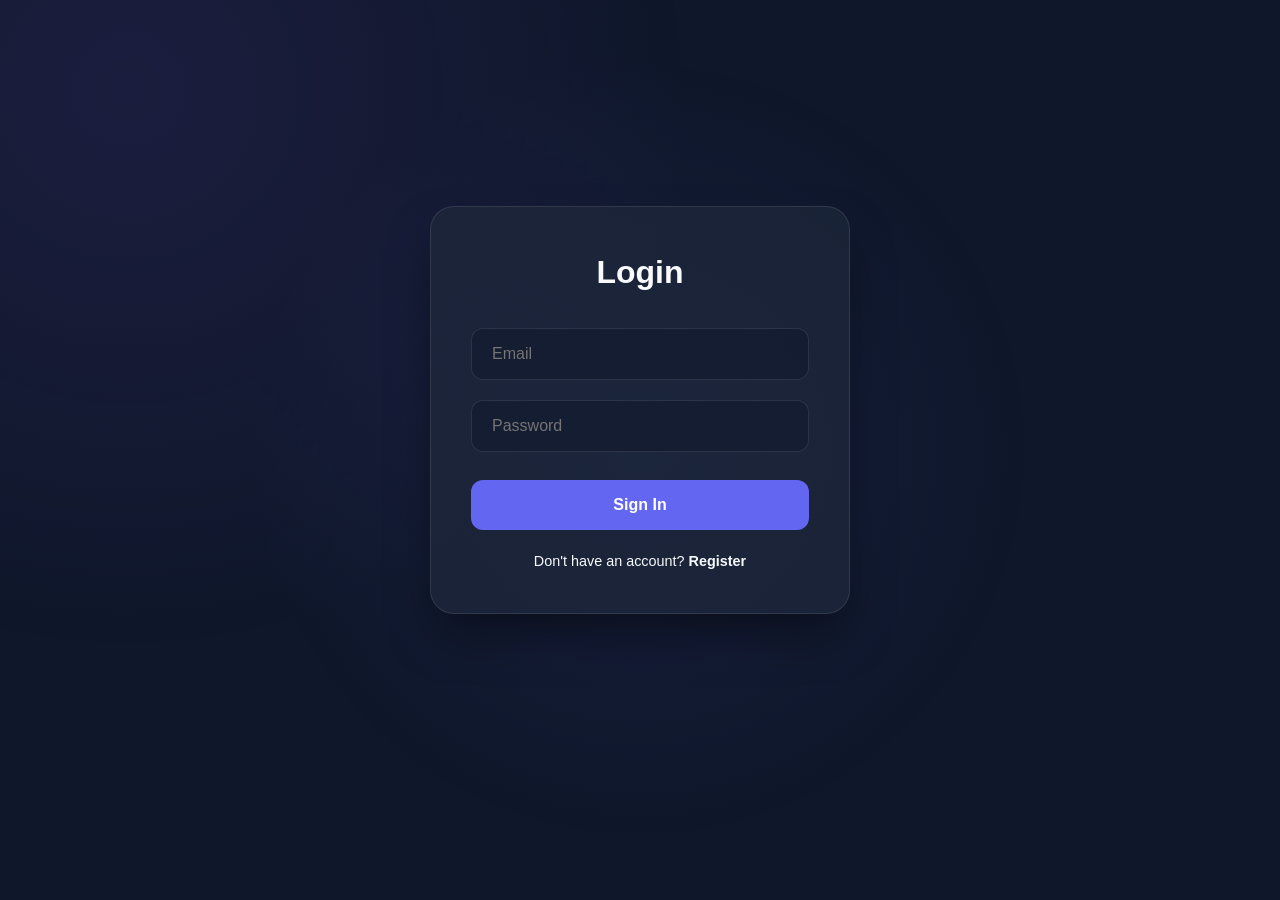
<file: frontend/index.html>
<!DOCTYPE html>
<html>

<head>
    <title>SocialApp - Login</title>
    <link rel="stylesheet" href="css/common.css">
    <link rel="stylesheet" href="css/auth.css">
</head>

<body class="gradient">

    <div class="auth-container">
        <div class="auth-card card" id="login-section">
            <h2>Login</h2>
            <input type="email" id="login-email" placeholder="Email">
            <input type="password" id="login-password" placeholder="Password">
            <button onclick="login()">Sign In</button>
            <p>Don't have an account? <a href="#" onclick="toggleAuth('register')">Register</a></p>
        </div>

        <div class="auth-card card" id="register-section" style="display: none;">
            <h2>Register</h2>
            <input type="email" id="reg-email" placeholder="Email">
            <input type="text" id="reg-name" placeholder="Full Name">
            <input type="text" id="reg-username" placeholder="Username">
            <input type="password" id="reg-password" placeholder="Password">
            <button onclick="register()">Create Account</button>
            <p>Already have an account? <a href="#" onclick="toggleAuth('login')">Login</a></p>
        </div>
    </div>

    <script src="js/api.js"></script>
    <script src="js/auth.js"></script>
</body>

</html>
</file>
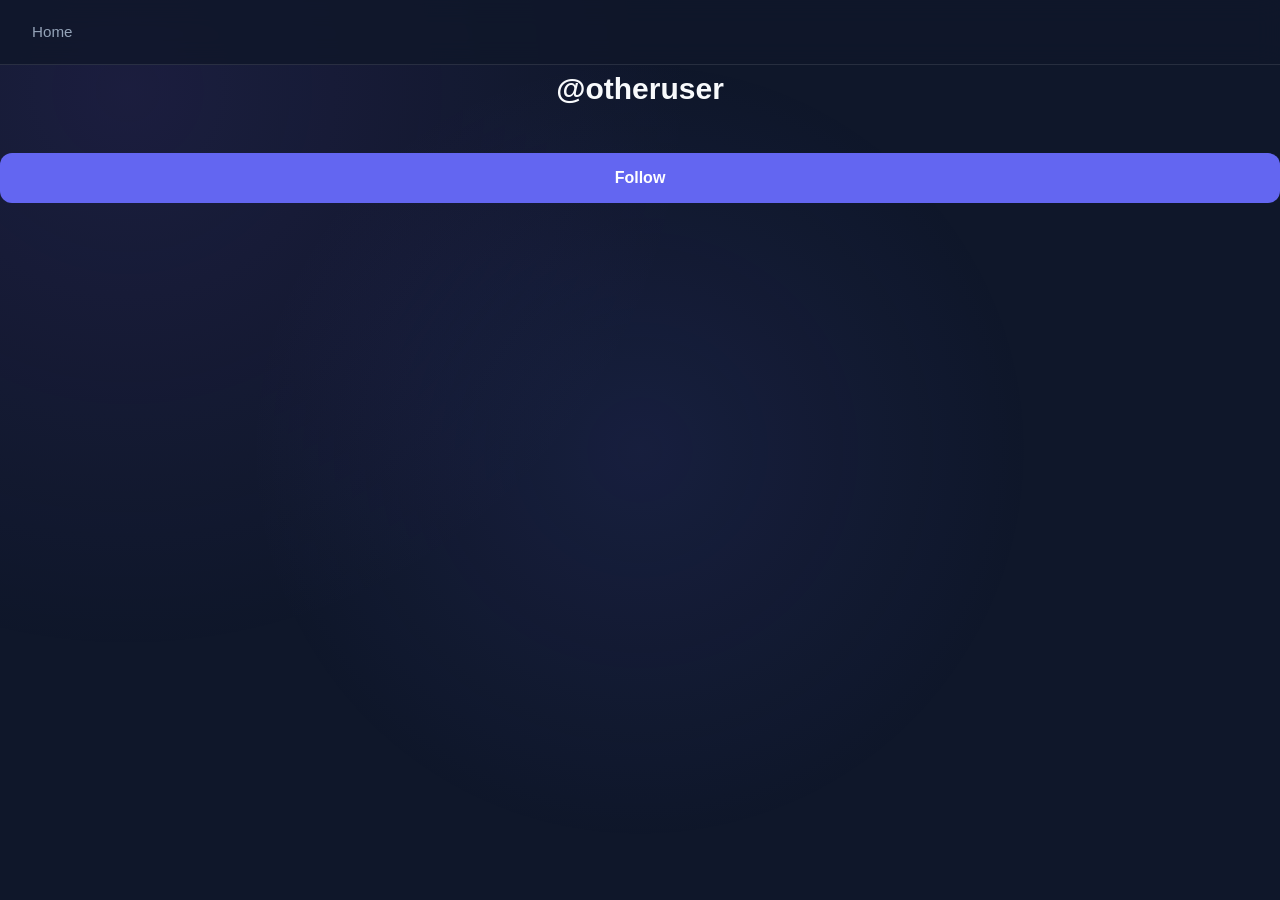
<file: frontend/user-profile.html>
<!DOCTYPE html>
<html>
<head>
  <title>User Profile</title>
  <link rel="stylesheet" href="css/common.css">
</head>
<body class="gradient">

<nav>
  <a href="home.html">Home</a>
</nav>

<div class="profile-card">
  <h2>@otheruser</h2>
  <button>Follow</button>
</div>

</body>
</html>
</file>
<file: frontend/css/common.css>
:root {
  --primary: #6366f1;
  --secondary: #8b5cf6;
  --bg-dark: #0f172a;
  --card-bg: rgba(30, 41, 59, 0.7);
  --border-color: rgba(255, 255, 255, 0.1);
  --text-main: #f8fafc;
  --text-dim: #94a3b8;
}

* {
  box-sizing: border-box;
  margin: 0;
  padding: 0;
}

body {
  font-family: 'Poppins', sans-serif;
  background-color: var(--bg-dark);
  color: var(--text-main);
  min-height: 100vh;
  line-height: 1.6;
}

/* Premium Background Layer */
body::before {
  content: '';
  position: fixed;
  top: 0;
  left: 0;
  width: 100%;
  height: 100%;
  background: radial-gradient(circle at 50% 50%, rgba(99, 102, 241, 0.1) 0%, transparent 50%),
    radial-gradient(circle at 10% 10%, rgba(139, 92, 246, 0.1) 0%, transparent 40%);
  pointer-events: none;
  z-index: -1;
}

nav {
  display: flex;
  justify-content: space-between;
  align-items: center;
  padding: 1.25rem 2rem;
  background: rgba(15, 23, 42, 0.8);
  backdrop-filter: blur(12px);
  border-bottom: 1px solid var(--border-color);
  position: sticky;
  top: 0;
  z-index: 100;
}

nav span {
  font-size: 1.5rem;
  font-weight: 700;
  letter-spacing: -0.5px;
  background: linear-gradient(to right, #818cf8, #c084fc);
  -webkit-background-clip: text;
  -webkit-text-fill-color: transparent;
}

.nav-links {
  display: flex;
  gap: 1.5rem;
}

nav a {
  text-decoration: none;
  color: var(--text-dim);
  font-weight: 500;
  font-size: 0.95rem;
  transition: color 0.2s ease, transform 0.2s ease;
}

nav a:hover {
  color: var(--text-main);
  transform: translateY(-1px);
}

/* Unified Card Styling */
.card,
.auth-card,
.post-card {
  background: var(--card-bg);
  border: 1px solid var(--border-color);
  border-radius: 24px;
  padding: 2.5rem;
  width: 100%;
  max-width: 420px;
  margin: 4rem auto;
  box-shadow: 0 25px 50px -12px rgba(0, 0, 0, 0.5);
  animation: fadeIn 0.8s ease-out forwards;
}

@keyframes fadeIn {
  from {
    opacity: 0;
    transform: translateY(20px);
  }

  to {
    opacity: 1;
    transform: translateY(0);
  }
}

.auth-container {
  display: flex;
  align-items: center;
  justify-content: center;
  min-height: calc(100vh - 80px);
}

h2 {
  font-size: 1.875rem;
  font-weight: 600;
  margin-bottom: 2rem;
  text-align: center;
}

/* Refined Form Elements */
input,
textarea {
  width: 100%;
  background: rgba(15, 23, 42, 0.5);
  border: 1px solid var(--border-color);
  border-radius: 12px;
  padding: 1rem 1.25rem;
  color: var(--text-main);
  font-family: inherit;
  font-size: 1rem;
  margin-bottom: 1.25rem;
  transition: border-color 0.2s, box-shadow 0.2s;
}

input:focus {
  outline: none;
  border-color: var(--primary);
  box-shadow: 0 0 0 4px rgba(99, 102, 241, 0.2);
}

button {
  width: 100%;
  background: var(--primary);
  color: white;
  border: none;
  padding: 1rem;
  border-radius: 12px;
  font-size: 1rem;
  font-weight: 600;
  cursor: pointer;
  transition: all 0.2s;
  margin-top: 0.5rem;
}

button:hover {
  background: #4f46e5;
  transform: translateY(-2px);
  box-shadow: 0 10px 15px -3px rgba(99, 102, 241, 0.4);
}

button:active {
  transform: translateY(0);
}

.auth-card p {
  text-align: center;
  margin-top: 1.5rem;
  color: var(--text-dim);
  font-size: 0.9rem;
}

.auth-card a {
  color: var(--primary);
  text-decoration: none;
  font-weight: 500;
}

.auth-card a:hover {
  text-decoration: underline;
}

/* Feed Improvements */
.post-card {
  margin: 2rem auto;
}

.post-card h3 {
  font-size: 1.1rem;
  margin-bottom: 0.75rem;
  color: var(--secondary);
}

.post-card .actions {
  display: flex;
  gap: 1rem;
  margin-top: 1.5rem;
  border-top: 1px solid var(--border-color);
  padding-top: 1rem;
}

.post-card .actions button {
  width: auto;
  background: transparent;
  box-shadow: none;
  padding: 0.5rem 1rem;
  margin-top: 0;
  font-size: 1.2rem;
}

.post-card .actions button:hover {
  background: rgba(255, 255, 255, 0.05);
  transform: scale(1.1);
}

::-webkit-scrollbar {
  width: 10px;
}

::-webkit-scrollbar-track {
  background: var(--bg-dark);
}

::-webkit-scrollbar-thumb {
  background: #1e293b;
  border-radius: 5px;
  border: 2px solid var(--bg-dark);
}

::-webkit-scrollbar-thumb:hover {
  background: #334155;
}
</file>
<file: frontend/css/auth.css>
.auth-card h2 {
  text-align: center;
  margin-top: 0;
  margin-bottom: 30px;
  font-size: 2rem;
  font-weight: 700;
}

.auth-card p {
  text-align: center;
  margin-top: 20px;
  color: var(--text-secondary);
}

.auth-card a {
  color: var(--tertiary);
  text-decoration: none;
  font-weight: 600;
  transition: color 0.3s;
}

.auth-card a:hover {
  color: var(--secondary);
}
</file>
